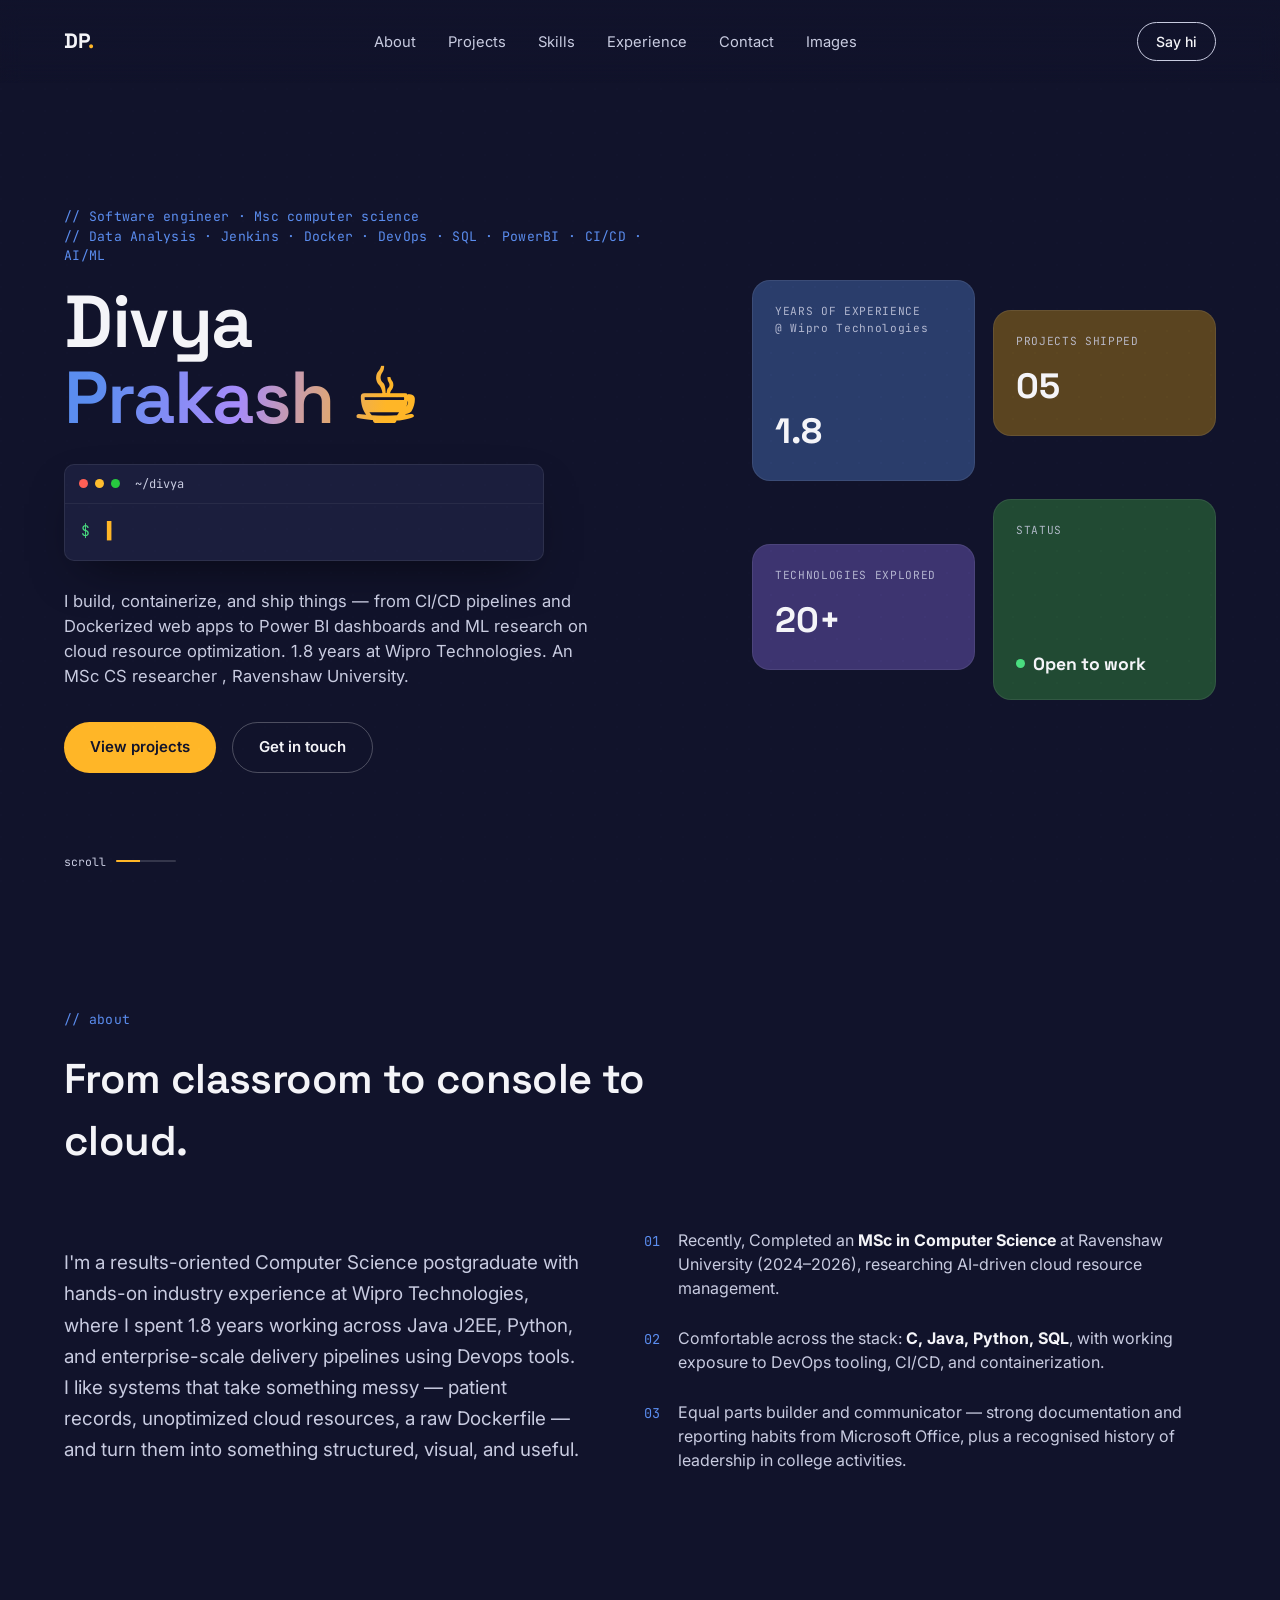
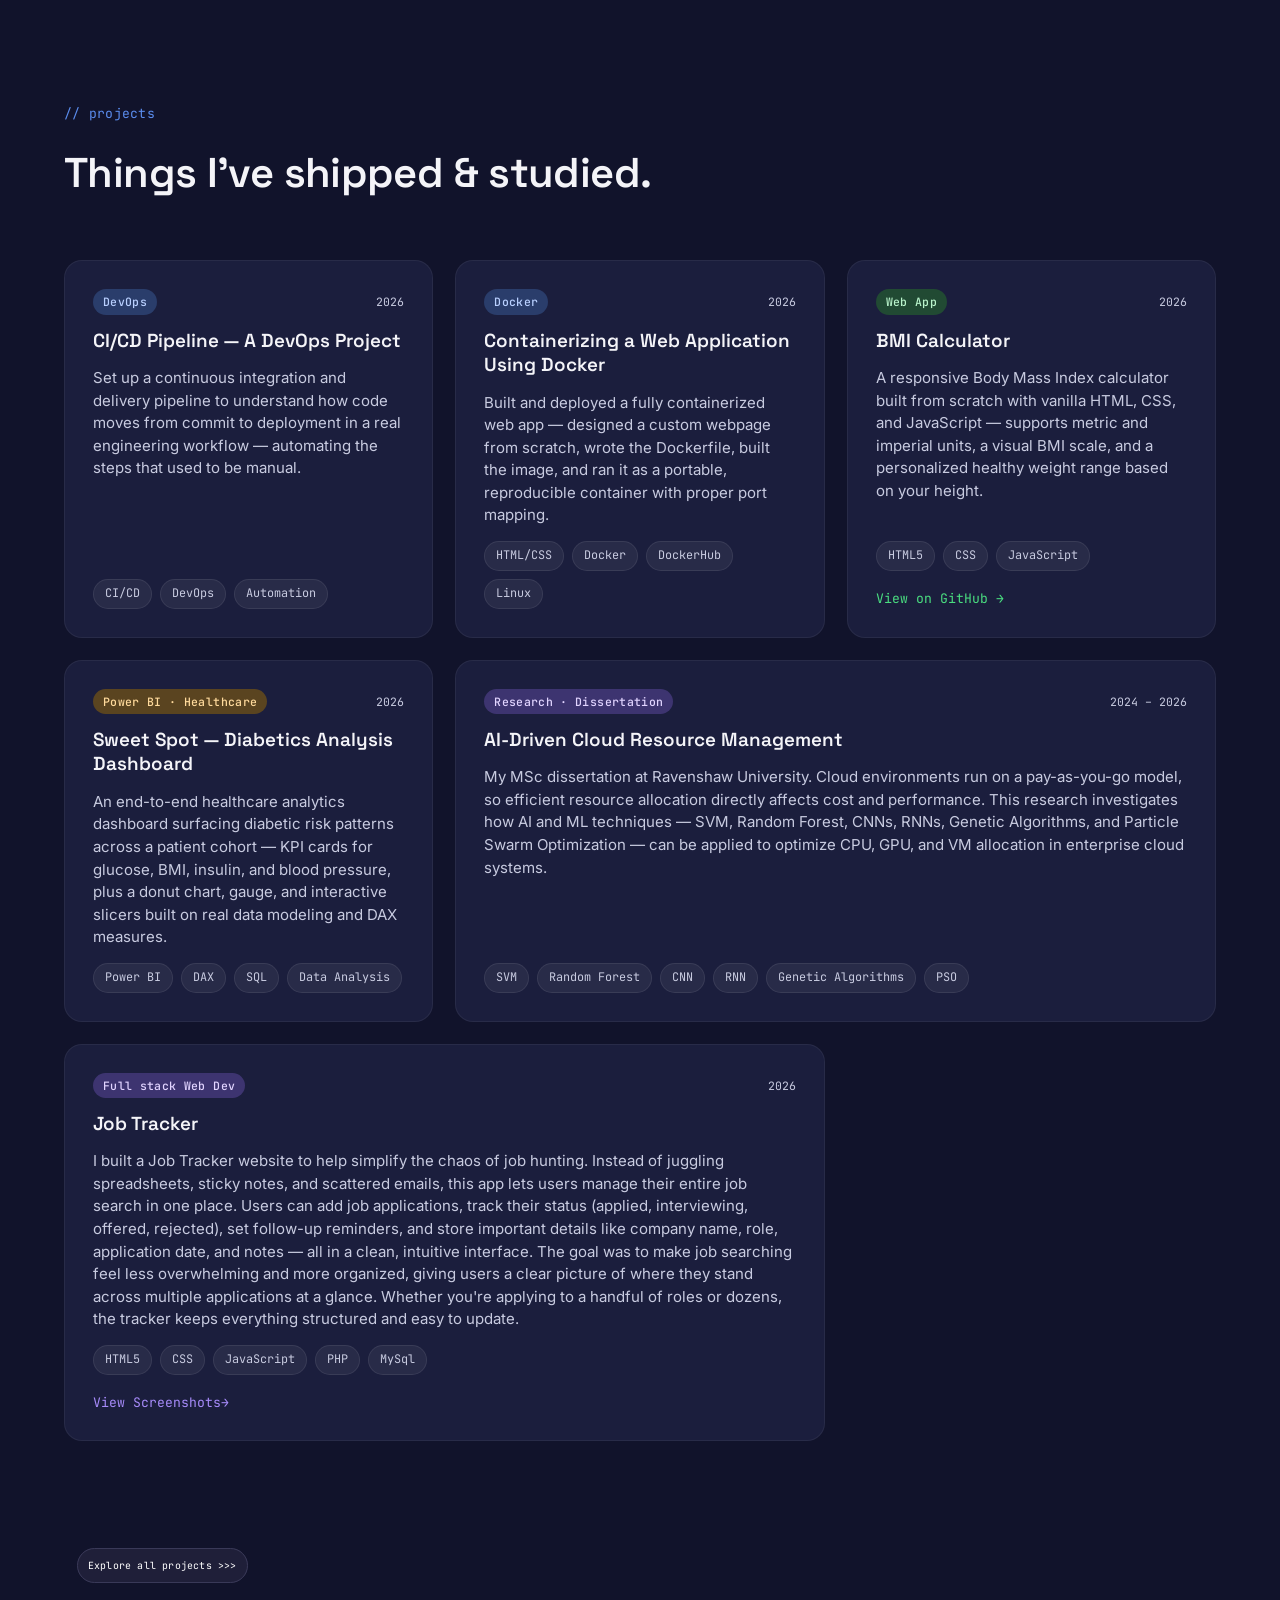
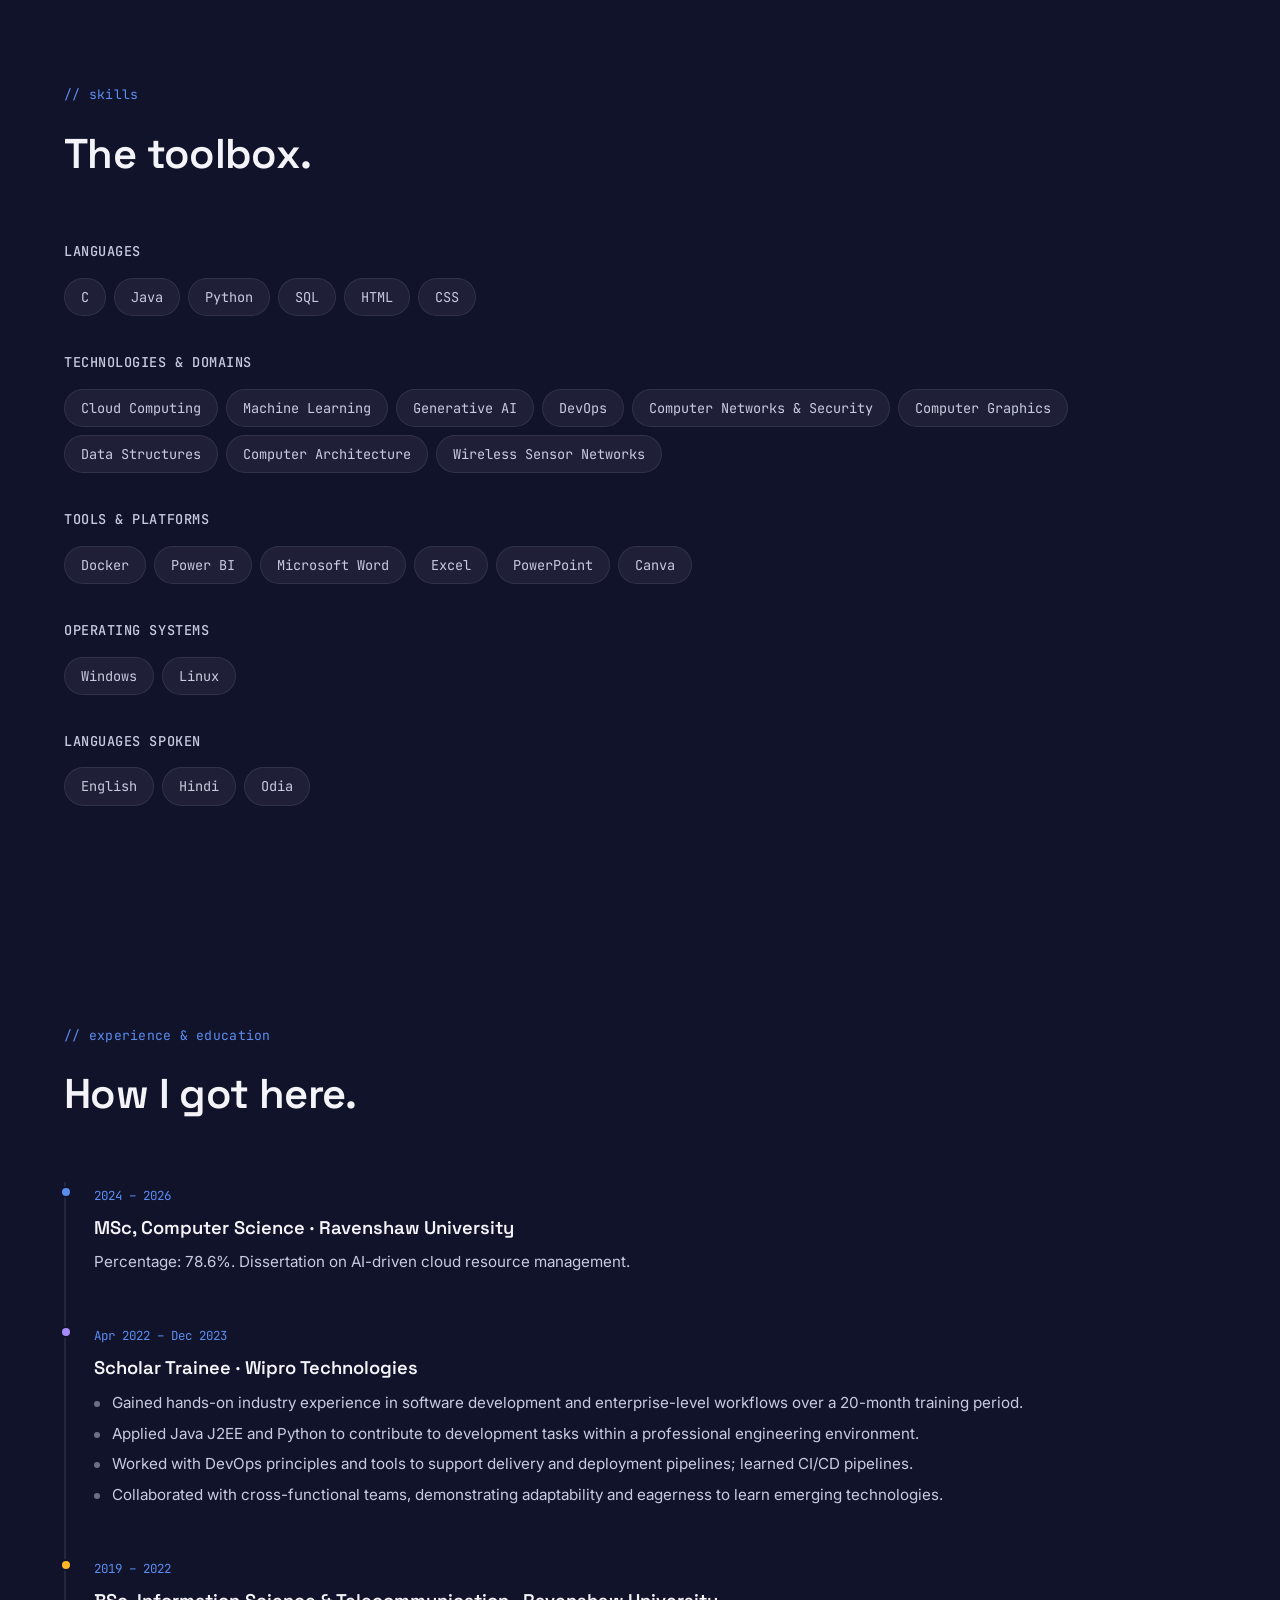
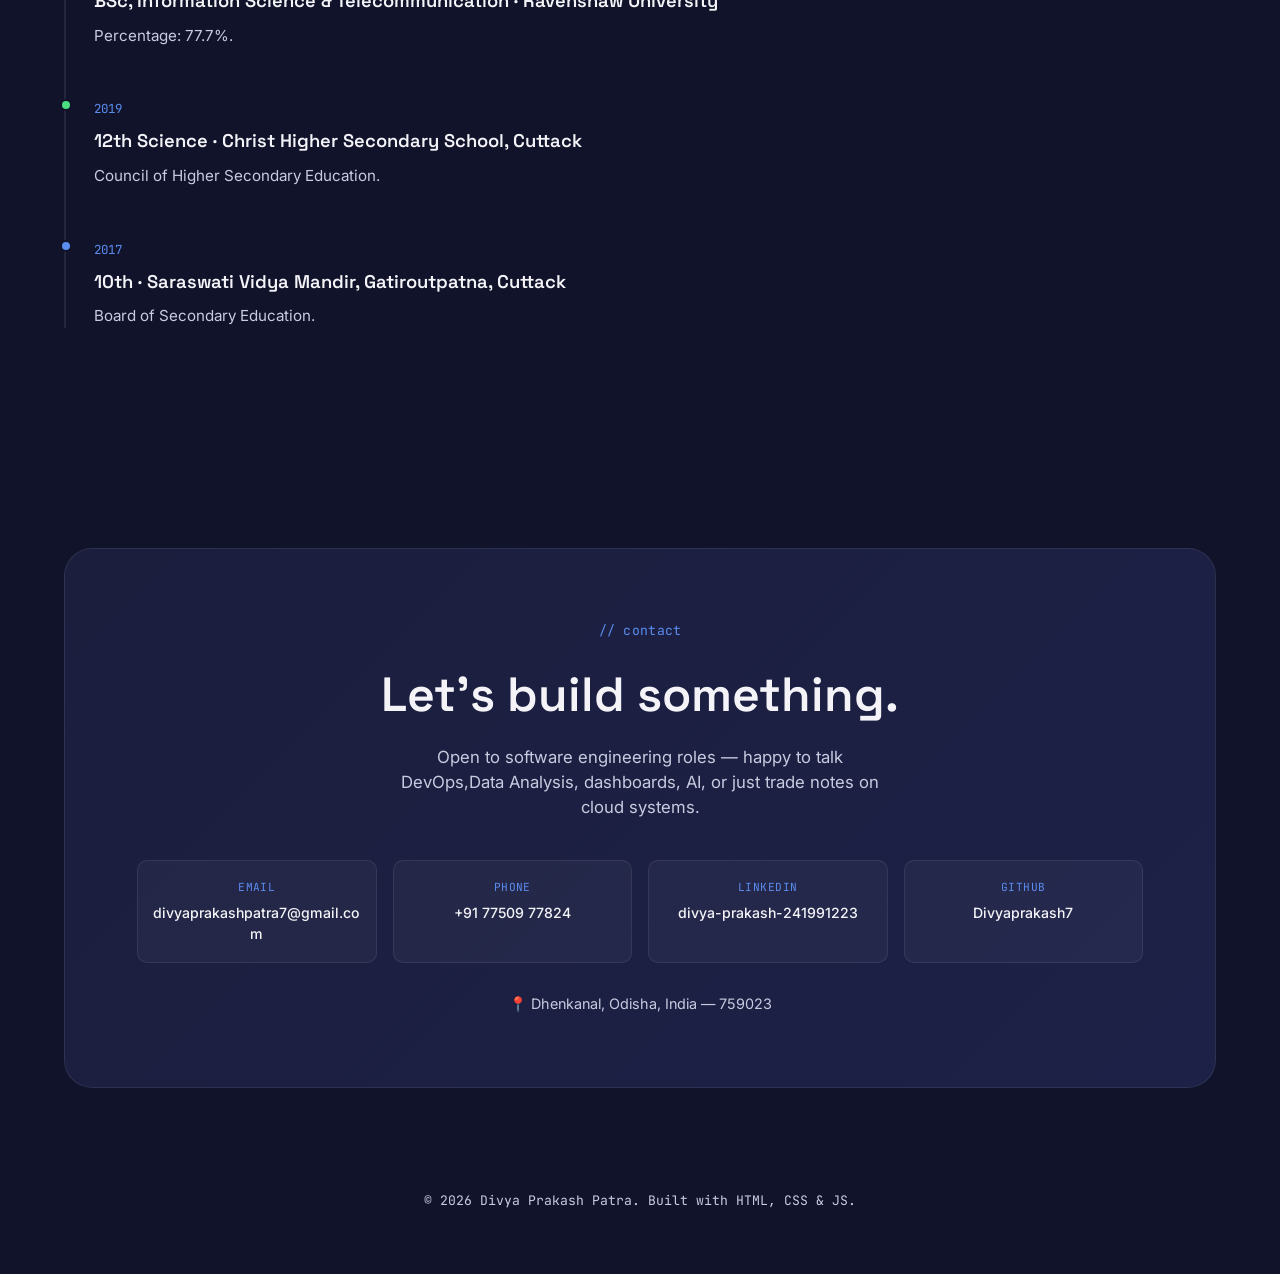
<file: index.html>
<!DOCTYPE html>
<html lang="en">
<head>
<meta charset="UTF-8">
<meta name="viewport" content="width=device-width, initial-scale=1.0">
<title>Divya Prakash Patra — Software Engineer</title>
<meta name="description" content="Portfolio of Divya Prakash Patra — Software Engineer, MSc Computer Science, building DevOps pipelines, dashboards, and AI-driven cloud research.">
<link rel="preconnect" href="https://fonts.googleapis.com">
<link rel="preconnect" href="https://fonts.gstatic.com" crossorigin>
<link href="https://fonts.googleapis.com/css2?family=Space+Grotesk:wght@500;600;700&family=Inter:wght@400;500;600;700&family=JetBrains+Mono:wght@400;500;600&display=swap" rel="stylesheet">
<link rel="stylesheet" href="style.css">
</head>
<body>

<div class="noise"></div>

<header class="nav">
  <a href="#top" class="nav__brand">DP<span class="dot">.</span></a>
  <nav class="nav__links">
    <a href="#about">About</a>
    <a href="#projects">Projects</a>
    <a href="#skills">Skills</a>
    <a href="#experience">Experience</a>
    <a href="#contact">Contact</a>
    <a href="image.html">Images</a>

  </nav>
  <a href="#contact" class="nav__cta">Say hi</a>
  <button class="nav__burger" id="burger" aria-label="Toggle menu" aria-expanded="false">
    <span></span><span></span><span></span>
  </button>
</header>

<div class="mobile-menu" id="mobileMenu">
  <button type="button" class="mobile-menu__close" id="mobileMenuClose" aria-label="Close menu">×</button>
  <a href="#about">About</a>
  <a href="#projects">Projects</a>
  <a href="#skills">Skills</a>
  <a href="#experience">Experience</a>
  <a href="#contact">Contact</a>
  <a href="image.html">Images</a>

</div>

<main id="top">

  <!-- HERO -->
  <section class="hero">
    <div class="hero__grid">
      <div class="hero__copy">
        <p class="eyebrow">// Software engineer · Msc computer science 
          <br>// Data Analysis · Jenkins · Docker · DevOps · SQL  · PowerBI · CI/CD ·   AI/ML </p>
        <h1 class="hero__title">
          Divya<br>
          <span class="accent-sweep">Prakash ☕︎</span>
        </h1>
        <div class="terminal" id="terminal" aria-hidden="true">
          <div class="terminal__bar">
            <span class="dotr"></span><span class="dotr"></span><span class="dotr"></span>
            <span class="terminal__label">~/divya</span>
          </div>
          <div class="terminal__body">
            <span class="prompt">$</span> <span id="typed"></span><span class="cursor">▌</span>
          </div>
        </div>
        <p class="hero__sub">
          I build, containerize, and ship things — from CI/CD pipelines and Dockerized
          web apps to Power BI dashboards and ML research on cloud resource optimization.
          1.8 years at Wipro Technologies. An MSc CS researcher , Ravenshaw University.
        </p>
        <div class="hero__actions">
          <a href="#projects" class="btn btn--primary">View projects</a>
          <a href="#contact" class="btn btn--ghost">Get in touch</a>
        </div>
      </div>

      <div class="hero__panel" aria-hidden="true">
        <div class="kpi-card kpi-card--1">
          <span class="kpi-card__label">YEARS OF EXPERIENCE<br>@ Wipro Technologies</span>
          <span class="kpi-card__value">1.8</span>
        </div>
        <div class="kpi-card kpi-card--2">
          <span class="kpi-card__label">PROJECTS SHIPPED</span>
          <span class="kpi-card__value">05</span>
        </div>
        <div class="kpi-card kpi-card--3">
          <span class="kpi-card__label">TECHNOLOGIES EXPLORED</span>
          <span class="kpi-card__value">20+</span>
        </div>
        <div class="kpi-card kpi-card--4">
          <span class="kpi-card__label">STATUS</span>
          <span class="kpi-card__value kpi-card__value--status">
            <span class="pulse-dot"></span>Open to work
          </span>
        </div>
      </div>
    </div>
    <div class="scroll-cue" aria-hidden="true">
      <span>scroll</span>
      <div class="scroll-line"><div class="scroll-line__fill"></div></div>
    </div>
  </section>

  <!-- ABOUT -->
  <section class="about" id="about">
    <div class="section-head">
      <p class="eyebrow">// about</p>
      <h2>From classroom to console to cloud.</h2>
    </div>
    <div class="about__grid">
      <p class="about__lead">
        I'm a results-oriented Computer Science postgraduate with hands-on industry
        experience at Wipro Technologies, where I spent 1.8 years working across
        Java J2EE, Python, and enterprise-scale delivery pipelines using Devops tools. I like systems
        that take something messy — patient records, unoptimized cloud resources,
        a raw Dockerfile — and turn them into something structured, visual, and useful.
      </p>
      <div class="about__facts">
        <div class="fact">
          <span class="fact__num">01</span>
          <p>Recently, Completed an <strong>MSc in Computer Science</strong> at Ravenshaw
            University (2024–2026), researching AI-driven cloud resource management.</p>
        </div>
        <div class="fact">
          <span class="fact__num">02</span>
          <p>Comfortable across the stack: <strong>C, Java, Python, SQL</strong>, with
            working exposure to DevOps tooling, CI/CD, and containerization.</p>
        </div>
        <div class="fact">
          <span class="fact__num">03</span>
          <p>Equal parts builder and communicator — strong documentation and reporting
            habits from Microsoft Office, plus a recognised history of leadership in
            college activities.</p>
        </div>
      </div>
    </div>
  </section>

  <!-- PROJECTS -->
  <section class="projects" id="projects">
    <div class="section-head">
      <p class="eyebrow">// projects</p>
      <h2>Things I've shipped &amp; studied.</h2>
    </div>

    <div class="project-grid">

      <article class="project-card project-card--blue">
        <div class="project-card__top">
          <span class="project-card__tag">DevOps</span>
          <span class="project-card__date">2026</span>
        </div>
        <h3>CI/CD Pipeline — A DevOps Project</h3>
        <p>Set up a continuous integration and delivery pipeline to understand how code
          moves from commit to deployment in a real engineering workflow — automating
          the steps that used to be manual.</p>
        <div class="chip-row">
          <span class="chip">CI/CD</span><span class="chip">DevOps</span><span class="chip">Automation</span>
        </div>
      </article>

      <article class="project-card project-card--blue">
        <div class="project-card__top">
          <span class="project-card__tag">Docker</span>
          <span class="project-card__date">2026</span>
        </div>
        <h3>Containerizing a Web Application Using Docker</h3>
        <p>Built and deployed a fully containerized web app — designed a custom
          webpage from scratch, wrote the Dockerfile, built the image, and ran it as
          a portable, reproducible container with proper port mapping.</p>
        <div class="chip-row">
          <span class="chip">HTML/CSS</span><span class="chip">Docker</span><span class="chip">DockerHub</span><span class="chip">Linux</span>
        </div>
      </article>
     <article class="project-card project-card--green">
        <div class="project-card__top">
          <span class="project-card__tag">Web App</span>
          <span class="project-card__date">2026</span>
        </div>
        <h3>BMI Calculator</h3>
        <p>A responsive Body Mass Index calculator built from scratch with vanilla
          HTML, CSS, and JavaScript — supports metric and imperial units, a visual
          BMI scale, and a personalized healthy weight range based on your height.</p>
        <div class="chip-row">
          <span class="chip">HTML5</span><span class="chip">CSS</span><span class="chip">JavaScript</span>
        </div>
        <a href="https://github.com/Divyaprakash7/BMI" target="_blank" rel="noopener" class="project-card__link">
          View on GitHub →
        </a>
      </article>

      <article class="project-card project-card--amber">
        <div class="project-card__top">
          <span class="project-card__tag">Power BI · Healthcare</span>
          <span class="project-card__date">2026</span>
        </div>
        <h3>Sweet Spot — Diabetics Analysis Dashboard</h3>
        <p>An end-to-end healthcare analytics dashboard surfacing diabetic risk
          patterns across a patient cohort — KPI cards for glucose, BMI, insulin,
          and blood pressure, plus a donut chart, gauge, and interactive slicers
          built on real data modeling and DAX measures.</p>
        <div class="chip-row">
          <span class="chip">Power BI</span><span class="chip">DAX</span><span class="chip">SQL</span><span class="chip">Data Analysis</span>
        </div>
      </article>

      <article class="project-card project-card--violet project-card--wide">
        <div class="project-card__top">
          <span class="project-card__tag">Research · Dissertation</span>
          <span class="project-card__date">2024 – 2026</span>
        </div>
        <h3>AI-Driven Cloud Resource Management</h3>
        <p>My MSc dissertation at Ravenshaw University. Cloud environments run on a
          pay-as-you-go model, so efficient resource allocation directly affects cost
          and performance. This research investigates how AI and ML techniques —
          SVM, Random Forest, CNNs, RNNs, Genetic Algorithms, and Particle Swarm
          Optimization — can be applied to optimize CPU, GPU, and VM allocation in
          enterprise cloud systems.</p>
        <div class="chip-row">
          <span class="chip">SVM</span><span class="chip">Random Forest</span><span class="chip">CNN</span><span class="chip">RNN</span><span class="chip">Genetic Algorithms</span><span class="chip">PSO</span>
        </div>
      </article>
      <article class="project-card project-card--violet project-card--wide">
        <div class="project-card__top">
          <span class="project-card__tag">Full stack Web Dev</span>
          <span class="project-card__date">2026</span>
        </div>
        <h3>Job Tracker</h3>
        <p>I built a Job Tracker website to help simplify the chaos of job hunting. Instead of juggling spreadsheets, sticky notes, and scattered emails, this app lets users manage their entire job search in one place. Users can add job applications, track their status (applied, interviewing, offered, rejected), set follow-up reminders, and store important details like company name, role, application date, and notes — all in a clean, intuitive interface.
The goal was to make job searching feel less overwhelming and more organized, giving users a clear picture of where they stand across multiple applications at a glance. Whether you're applying to a handful of roles or dozens, the tracker keeps everything structured and easy to update.</p>
        <div class="chip-row">
          <span class="chip">HTML5</span><span class="chip">CSS</span><span class="chip">JavaScript</span><span class="chip">PHP</span><span class="chip">MySql</span>
        </div>
        <a href="https://drive.google.com/drive/folders/1YmtsmOngO8mLQtSDTlCXigdJEvgJDmL0?usp=sharing" target="_blank" rel="noopener" class="project-card__link">
          View Screenshots→
        </a>
      </article>

 
    </div>

  </section>
      <a href="project.html" style= "padding:10px; border: 0.5px solid rgb(57, 57, 88); border-radius: 20px; margin: 6vw;font-family: var(--mono); font-size: 0.62rem; color: var(--blue);
  letter-spacing: 0.02em; background: rgb(31, 31, 57); color: white;"> Explore all projects >>></a>


  <!-- SKILLS -->
  <section class="skills" id="skills">
    <div class="section-head">
      <p class="eyebrow">// skills</p>
      <h2>The toolbox.</h2>
    </div>
    <div class="skills__grid">
      <div class="skill-block">
        <h3>Languages</h3>
        <div class="chip-row">
          <span class="chip chip--lg">C</span>
          <span class="chip chip--lg">Java</span>
          <span class="chip chip--lg">Python</span>
          <span class="chip chip--lg">SQL</span>
          <span class="chip chip--lg">HTML</span>
          <span class="chip chip--lg">CSS</span>
        </div>
      </div>
      <div class="skill-block">
        <h3>Technologies &amp; Domains</h3>
        <div class="chip-row">
          <span class="chip chip--lg">Cloud Computing</span>
          <span class="chip chip--lg">Machine Learning</span>
          <span class="chip chip--lg">Generative AI</span>
          <span class="chip chip--lg">DevOps</span>
          <span class="chip chip--lg">Computer Networks &amp; Security</span>
          <span class="chip chip--lg">Computer Graphics</span>
          <span class="chip chip--lg">Data Structures</span>
          <span class="chip chip--lg">Computer Architecture</span>
          <span class="chip chip--lg">Wireless Sensor Networks</span>
        </div>
      </div>
      <div class="skill-block">
        <h3>Tools &amp; Platforms</h3>
        <div class="chip-row">
          <span class="chip chip--lg">Docker</span>
          <span class="chip chip--lg">Power BI</span>
          <span class="chip chip--lg">Microsoft Word</span>
          <span class="chip chip--lg">Excel</span>
          <span class="chip chip--lg">PowerPoint</span>
          <span class="chip chip--lg">Canva</span>
        </div>
      </div>
      <div class="skill-block">
        <h3>Operating Systems</h3>
        <div class="chip-row">
          <span class="chip chip--lg">Windows</span>
          <span class="chip chip--lg">Linux</span>
        </div>
      </div>
      <div class="skill-block">
        <h3>Languages spoken</h3>
        <div class="chip-row">
          <span class="chip chip--lg">English</span>
          <span class="chip chip--lg">Hindi</span>
          <span class="chip chip--lg">Odia</span>
        </div>
      </div>
    </div>
  </section>

  <!-- EXPERIENCE / EDUCATION -->
  <section class="timeline" id="experience">
    <div class="section-head">
      <p class="eyebrow">// experience &amp; education</p>
      <h2>How I got here.</h2>
    </div>

    <div class="timeline__track">

      <div class="t-item">
        <div class="t-item__dot t-item__dot--blue"></div>
        <div class="t-item__content">
           <span class="t-item__date">2024 – 2026</span>
          <h3>MSc, Computer Science · Ravenshaw University</h3>
          <p>Percentage: 78.6%. Dissertation on AI-driven cloud resource management.</p>

        </div>
      </div>

      <div class="t-item">
        <div class="t-item__dot t-item__dot--violet"></div>
        <div class="t-item__content">
           <span class="t-item__date">Apr 2022 – Dec 2023</span>
          <h3>Scholar Trainee · Wipro Technologies</h3>
          <ul>
            <li>Gained hands-on industry experience in software development and enterprise-level workflows over a 20-month training period.</li>
            <li>Applied Java J2EE and Python to contribute to development tasks within a professional engineering environment.</li>
            <li>Worked with DevOps principles and tools to support delivery and deployment pipelines; learned CI/CD pipelines.</li>
            <li>Collaborated with cross-functional teams, demonstrating adaptability and eagerness to learn emerging technologies.</li>
          </ul>
        </div>
      </div>

      <div class="t-item">
        <div class="t-item__dot t-item__dot--amber"></div>
        <div class="t-item__content">
          <span class="t-item__date">2019 – 2022</span>
          <h3>BSc, Information Science &amp; Telecommunication · Ravenshaw University</h3>
          <p>Percentage: 77.7%.</p>
        </div>
      </div>

      <div class="t-item">
        <div class="t-item__dot t-item__dot--green"></div>
        <div class="t-item__content">
          <span class="t-item__date">2019</span>
          <h3>12th Science · Christ Higher Secondary School, Cuttack</h3>
          <p>Council of Higher Secondary Education.</p>
        </div>
      </div>

      <div class="t-item">
        <div class="t-item__dot t-item__dot--blue"></div>
        <div class="t-item__content">
          <span class="t-item__date">2017</span>
          <h3>10th · Saraswati Vidya Mandir, Gatiroutpatna, Cuttack</h3>
          <p>Board of Secondary Education.</p>
        </div>
      </div>

    </div>
  </section>

  <!-- CONTACT -->
  <section class="contact" id="contact">
    <div class="contact__card">
      <p class="eyebrow">// contact</p>
      <h2>Let's build something.</h2>
      <p class="contact__sub">Open to software engineering roles — happy to talk DevOps,Data Analysis,
        dashboards, AI, or just trade notes on cloud systems.</p>

      <div class="contact__grid">
        <a class="contact__item" href="mailto:divyaprakashpatra7@gmail.com">
          <span class="contact__label">Email</span>
          <span class="contact__value">divyaprakashpatra7@gmail.com</span>
        </a>
        <a class="contact__item" href="tel:+917750977824">
          <span class="contact__label">Phone</span>
          <span class="contact__value">+91 77509 77824</span>
        </a>
        <a class="contact__item" href="https://www.linkedin.com/in/divya-prakash-241991223/" target="_blank" rel="noopener">
          <span class="contact__label">LinkedIn</span>
          <span class="contact__value">divya-prakash-241991223</span>
        </a>
        <a class="contact__item" href="https://github.com/Divyaprakash7" target="_blank" rel="noopener">
          <span class="contact__label">GitHub</span>
          <span class="contact__value">Divyaprakash7</span>
        </a>
      </div>

      <p class="contact__location">📍 Dhenkanal, Odisha, India — 759023</p>
    </div>
  </section>

</main>

<footer class="footer">
  <p>© <span id="year"></span> Divya Prakash Patra. Built with HTML, CSS &amp; JS.</p>
</footer>

<script src="script.js"></script>
</body>
</html>
</file>
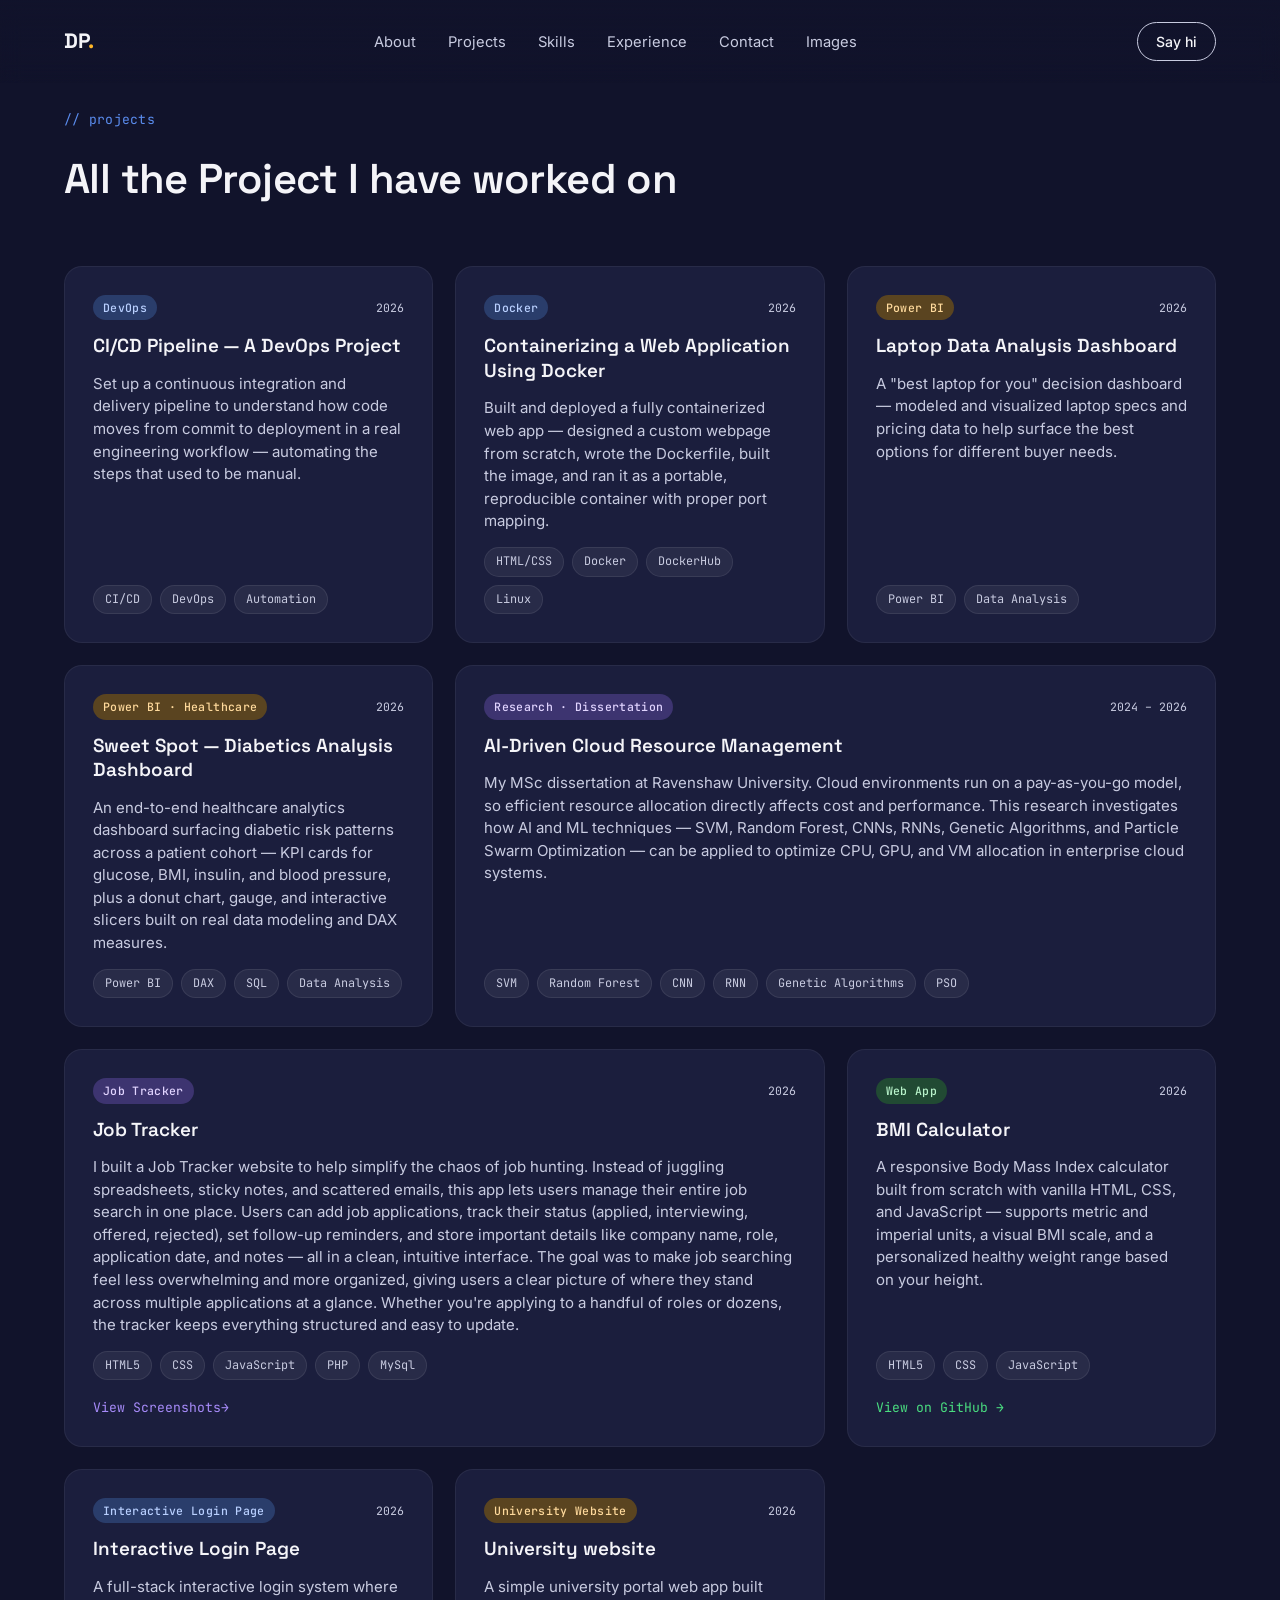
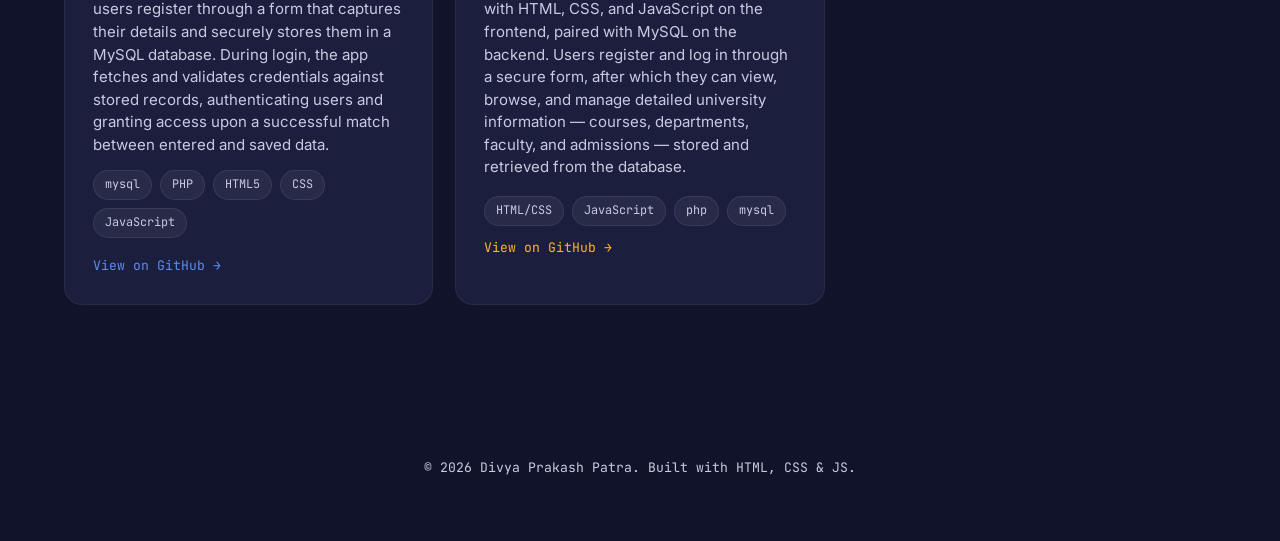
<file: project.html>
<!DOCTYPE html>
<html lang="en">
<head>
<meta charset="UTF-8">
<meta name="viewport" content="width=device-width, initial-scale=1.0">
<title>Divya Prakash Patra — Software Engineer</title>
<meta name="description" content="Portfolio of Divya Prakash Patra — Software Engineer, MSc Computer Science, building DevOps pipelines, dashboards, and AI-driven cloud research.">
<link rel="preconnect" href="https://fonts.googleapis.com">
<link rel="preconnect" href="https://fonts.gstatic.com" crossorigin>
<link href="https://fonts.googleapis.com/css2?family=Space+Grotesk:wght@500;600;700&family=Inter:wght@400;500;600;700&family=JetBrains+Mono:wght@400;500;600&display=swap" rel="stylesheet">
<link rel="stylesheet" href="style project.css">
</head>
<body>

<div class="noise"></div>

<header class="nav">
  <a href="#top" class="nav__brand">DP<span class="dot">.</span></a>
  <nav class="nav__links">
    <a href="index.html#about">About</a>
    <a href="index.html#project">Projects</a>
    <a href="index.html#skills">Skills</a>
    <a href="index.html#experience">Experience</a>
    <a href="index.html#contact">Contact</a>
    <a href="image.html">Images</a>
  </nav>
  <a href="#contact" class="nav__cta">Say hi</a>
  <button class="nav__burger" id="burger" aria-label="Toggle menu" aria-expanded="false">
    <span></span><span></span><span></span>
  </button>
</header>

<div class="mobile-menu" id="mobileMenu">
  <button type="button" class="mobile-menu__close" id="mobileMenuClose" aria-label="Close menu">×</button>
  <a href="index.html#about">About</a>
  <a href="image.html#project">Projects</a>
  <a href="index.html#skills">Skills</a>
  <a href="index.html#experience">Experience</a>
  <a href="index.html#contact">Contact</a>
  <a href="image.html">Images</a>
</div>

  <!-- PROJECTS -->
  <section class="projects" id="projects">
    <div class="section-head">
      <p class="eyebrow">// projects</p>
      <h2>All the Project I have worked on</h2>
    </div>

    <div class="project-grid">

      <article class="project-card project-card--blue">
        <div class="project-card__top">
          <span class="project-card__tag">DevOps</span>
          <span class="project-card__date">2026</span>
        </div>
        <h3>CI/CD Pipeline — A DevOps Project</h3>
        <p>Set up a continuous integration and delivery pipeline to understand how code
          moves from commit to deployment in a real engineering workflow — automating
          the steps that used to be manual.</p>
        <div class="chip-row">
          <span class="chip">CI/CD</span><span class="chip">DevOps</span><span class="chip">Automation</span>
        </div>
      </article>

      <article class="project-card project-card--blue">
        <div class="project-card__top">
          <span class="project-card__tag">Docker</span>
          <span class="project-card__date">2026</span>
        </div>
        <h3>Containerizing a Web Application Using Docker</h3>
        <p>Built and deployed a fully containerized web app — designed a custom
          webpage from scratch, wrote the Dockerfile, built the image, and ran it as
          a portable, reproducible container with proper port mapping.</p>
        <div class="chip-row">
          <span class="chip">HTML/CSS</span><span class="chip">Docker</span><span class="chip">DockerHub</span><span class="chip">Linux</span>
        </div>
      </article>

      <article class="project-card project-card--amber">
        <div class="project-card__top">
          <span class="project-card__tag">Power BI</span>
          <span class="project-card__date">2026</span>
        </div>
        <h3>Laptop Data Analysis Dashboard</h3>
        <p>A "best laptop for you" decision dashboard — modeled and visualized laptop
          specs and pricing data to help surface the best options for different
          buyer needs.</p>
        <div class="chip-row">
          <span class="chip">Power BI</span><span class="chip">Data Analysis</span>
        </div>
      </article>

      <article class="project-card project-card--amber">
        <div class="project-card__top">
          <span class="project-card__tag">Power BI · Healthcare</span>
          <span class="project-card__date">2026</span>
        </div>
        <h3>Sweet Spot — Diabetics Analysis Dashboard</h3>
        <p>An end-to-end healthcare analytics dashboard surfacing diabetic risk
          patterns across a patient cohort — KPI cards for glucose, BMI, insulin,
          and blood pressure, plus a donut chart, gauge, and interactive slicers
          built on real data modeling and DAX measures.</p>
        <div class="chip-row">
          <span class="chip">Power BI</span><span class="chip">DAX</span><span class="chip">SQL</span><span class="chip">Data Analysis</span>
        </div>
      </article>

      <article class="project-card project-card--violet project-card--wide">
        <div class="project-card__top">
          <span class="project-card__tag">Research · Dissertation</span>
          <span class="project-card__date">2024 – 2026</span>
        </div>
        <h3>AI-Driven Cloud Resource Management</h3>
        <p>My MSc dissertation at Ravenshaw University. Cloud environments run on a
          pay-as-you-go model, so efficient resource allocation directly affects cost
          and performance. This research investigates how AI and ML techniques —
          SVM, Random Forest, CNNs, RNNs, Genetic Algorithms, and Particle Swarm
          Optimization — can be applied to optimize CPU, GPU, and VM allocation in
          enterprise cloud systems.</p>
        <div class="chip-row">
          <span class="chip">SVM</span><span class="chip">Random Forest</span><span class="chip">CNN</span><span class="chip">RNN</span><span class="chip">Genetic Algorithms</span><span class="chip">PSO</span>
        </div>
      </article>
      </article>
          <article class="project-card project-card--violet project-card--wide">
        <div class="project-card__top">
          <span class="project-card__tag">Job Tracker</span>
          <span class="project-card__date">2026</span>
        </div>
        <h3>Job Tracker</h3>
        <p>I built a Job Tracker website to help simplify the chaos of job hunting. Instead of juggling spreadsheets, sticky notes, and scattered emails, this app lets users manage their entire job search in one place. Users can add job applications, track their status (applied, interviewing, offered, rejected), set follow-up reminders, and store important details like company name, role, application date, and notes — all in a clean, intuitive interface.
The goal was to make job searching feel less overwhelming and more organized, giving users a clear picture of where they stand across multiple applications at a glance. Whether you're applying to a handful of roles or dozens, the tracker keeps everything structured and easy to update.</p>
        <div class="chip-row">
          <span class="chip">HTML5</span><span class="chip">CSS</span><span class="chip">JavaScript</span><span class="chip">PHP</span><span class="chip">MySql</span>
        </div>
        <a href="https://drive.google.com/drive/folders/1YmtsmOngO8mLQtSDTlCXigdJEvgJDmL0?usp=sharing" target="_blank" rel="noopener" class="project-card__link">
          View Screenshots→
        </a>
      </article>

      <article class="project-card project-card--green">
        <div class="project-card__top">
          <span class="project-card__tag">Web App</span>
          <span class="project-card__date">2026</span>
        </div>
        <h3>BMI Calculator</h3>
        <p>A responsive Body Mass Index calculator built from scratch with vanilla
          HTML, CSS, and JavaScript — supports metric and imperial units, a visual
          BMI scale, and a personalized healthy weight range based on your height.</p>
        <div class="chip-row">
          <span class="chip">HTML5</span><span class="chip">CSS</span><span class="chip">JavaScript</span>
        </div>
        <a href="https://github.com/Divyaprakash7/BMI" target="_blank" rel="noopener" class="project-card__link">
          View on GitHub →
        </a>
      </article>
      <article class="project-card project-card--blue">
        <div class="project-card__top">
          <span class="project-card__tag">Interactive Login Page</span>
          <span class="project-card__date">2026</span>
        </div>
        <h3>Interactive Login Page</h3>
        <p>A full-stack interactive login system where users register through a form that captures their details and securely stores them in a MySQL database. During login, the app fetches and validates credentials against stored records, authenticating users and granting access upon a successful match between entered and saved data.</p>
        <div class="chip-row">
          <span class="chip">mysql</span><span class="chip">PHP</span><span class="chip">HTML5</span><span class="chip">CSS</span><span class="chip">JavaScript</span>
        </div>
        <a href="https://github.com/Divyaprakash7/Interactive-Login-Page" target="_blank" rel="noopener" class="project-card__link">
          View on GitHub →
        </a>
      </article>
      <article class="project-card project-card--amber">
        <div class="project-card__top">
          <span class="project-card__tag">University Website</span>
          <span class="project-card__date">2026</span>
        </div>
        <h3>University website</h3>
        <p>A simple university portal web app built with HTML, CSS, and JavaScript on the frontend, paired with MySQL on the backend. Users register and log in through a secure form, after which they can view, browse, and manage detailed university information — courses, departments, faculty, and admissions — stored and retrieved from the database.</p>
        <div class="chip-row">
          <span class="chip">HTML/CSS</span><span class="chip">JavaScript</span><span class="chip">php</span><span class="chip">mysql</span>
          <a href="https://github.com/Divyaprakash7/Interactive-Login-Page" target="_blank" rel="noopener" class="project-card__link">  
          View on GitHub →     
        </div>
      </article>

    </div>
  </section>

<footer class="footer">
  <p>© <span id="year"></span> Divya Prakash Patra. Built with HTML, CSS &amp; JS.</p>
</footer>

<script src="script.js"></script>
</body>
</html>
</file>
<file: style.css>
/* ===========================================================
   DIVYA PRAKASH PATRA — PORTFOLIO
   Design tokens
=========================================================== */
:root {
  --ink:        #11132B;
  --ink-2:      #1B1E3D;
  --paper:      #F4F4F8;
  --paper-dim:  #C8CBE0;
  --blue:       #5B8DEF;
  --blue-soft:  #2A3D6B;
  --amber:      #FFB627;
  --amber-soft: #5A4420;
  --violet:     #A78BFA;
  --violet-soft:#3D3470;
  --green:      #4ADE80;
  --green-soft: #214A33;

  --display: "Space Grotesk", "Inter", sans-serif;
  --body: "Inter", sans-serif;
  --mono: "JetBrains Mono", monospace;

  --radius: 18px;
  --radius-sm: 10px;
  --ease: cubic-bezier(.16,.84,.44,1);
}

* { box-sizing: border-box; }
html { scroll-behavior: smooth; }

@media (prefers-reduced-motion: reduce) {
  html { scroll-behavior: auto; }
  *, *::before, *::after { animation-duration: 0.001ms !important; animation-iteration-count: 1 !important; transition-duration: 0.001ms !important; }
}

body {
  margin: 0;
  background: var(--ink);
  color: var(--paper);
  font-family: var(--body);
  line-height: 1.5;
  -webkit-font-smoothing: antialiased;
  overflow-x: hidden;
}

a { color: inherit; text-decoration: none; }
ul { margin: 0; padding: 0; list-style: none; }
h1,h2,h3 { font-family: var(--display); margin: 0; font-weight: 600; }

.noise {
  position: fixed; inset: 0; pointer-events: none; z-index: 1;
  background-image: radial-gradient(circle at 1px 1px, rgba(255,255,255,0.035) 1px, transparent 1px);
  background-size: 22px 22px;
  mix-blend-mode: overlay;
}

::selection { background: var(--amber); color: var(--ink); }

:focus-visible {
  outline: 2px solid var(--amber);
  outline-offset: 3px;
  border-radius: 4px;
}

/* ===========================================================
   NAV
=========================================================== */
.nav {
  position: fixed; top: 0; left: 0; right: 0; z-index: 50;
  display: flex; align-items: center; justify-content: space-between;
  padding: 22px 5vw;
  backdrop-filter: blur(10px);
  background: linear-gradient(to bottom, rgba(17,19,43,0.85), rgba(17,19,43,0));
}
.nav__brand {
  font-family: var(--display); font-weight: 700; font-size: 1.3rem; letter-spacing: -0.02em;
}
.nav__brand .dot { color: var(--amber); }
.nav__links { display: flex; gap: 32px; }
.nav__links a {
  font-size: 0.92rem; color: var(--paper-dim); transition: color .2s var(--ease);
  position: relative;
}
.nav__links a:hover { color: var(--paper); }
.nav__links a::after {
  content: ""; position: absolute; left: 0; bottom: -6px; height: 2px; width: 0;
  background: var(--amber); transition: width .25s var(--ease);
}
.nav__links a:hover::after { width: 100%; }

.nav__cta {
  border: 1.5px solid var(--paper-dim);
  padding: 8px 18px; border-radius: 999px; font-size: 0.88rem; font-weight: 500;
  transition: all .2s var(--ease);
}
.nav__cta:hover { background: var(--amber); color: var(--ink); border-color: var(--amber); }

.nav__burger {
  display: none; flex-direction: column; justify-content: center; gap: 5px;
  width: 36px; height: 36px; background: none; border: none; cursor: pointer; padding: 0;
}
.nav__burger span { width: 100%; height: 2px; background: var(--paper); border-radius: 2px; transition: all .25s var(--ease); }
.nav__burger[aria-expanded="true"] span:nth-child(1) { transform: translateY(7px) rotate(45deg); }
.nav__burger[aria-expanded="true"] span:nth-child(2) { opacity: 0; }
.nav__burger[aria-expanded="true"] span:nth-child(3) { transform: translateY(-7px) rotate(-45deg); }

.mobile-menu {
  display: none; flex-direction: column; position: fixed; top: 0; right: 0; height: 100vh; width: 72vw; max-width: 320px;
  background: var(--ink-2); z-index: 60; padding: 100px 32px 32px; gap: 26px;
  transform: translateX(100%); transition: transform .3s var(--ease);
}
.mobile-menu.open { transform: translateX(0); }
.mobile-menu a { font-family: var(--display); font-size: 1.3rem; font-weight: 500; }
.mobile-menu__close {
  position: absolute;
  top: 20px;
  right: 20px;
  width: 38px;
  height: 38px;
  border: none;
  background: transparent;
  color: var(--paper);
  font-size: 1.5rem;
  line-height: 1;
  cursor: pointer;
}

/* ===========================================================
   HERO
=========================================================== */
.hero {
  min-height: 100vh;
  display: flex; flex-direction: column; justify-content: center;
  padding: 140px 5vw 60px;
  position: relative;
}
.hero__grid {
  display: grid; grid-template-columns: 1.15fr 0.85fr; gap: 60px; align-items: center;
  max-width: 1280px; margin: 0 auto; width: 100%;
}
.eyebrow {
  font-family: var(--mono); font-size: 0.82rem; color: var(--blue);
  letter-spacing: 0.02em; margin: 0 0 18px;
}
.hero__title {
  font-size: clamp(2.6rem, 6vw, 4.6rem); line-height: 1.03; letter-spacing: -0.02em;
  margin-bottom: 28px;
}
.accent-sweep {
  background: linear-gradient(100deg, var(--blue) 10%, var(--violet) 50%, var(--amber) 90%);
  -webkit-background-clip: text; background-clip: text; color: transparent;
}

.terminal {
  background: var(--ink-2); border: 1px solid rgba(255,255,255,0.08);
  border-radius: var(--radius-sm); margin-bottom: 28px; max-width: 480px;
  box-shadow: 0 20px 50px -20px rgba(0,0,0,0.6);
}
.terminal__bar {
  display: flex; align-items: center; gap: 7px; padding: 10px 14px;
  border-bottom: 1px solid rgba(255,255,255,0.06);
}
.dotr { width: 9px; height: 9px; border-radius: 50%; background: #4b4f78; }
.dotr:nth-child(1) { background: #ff5f56; }
.dotr:nth-child(2) { background: #ffbd2e; }
.dotr:nth-child(3) { background: #27c93f; }
.terminal__label { margin-left: 8px; font-family: var(--mono); font-size: 0.75rem; color: var(--paper-dim); }
.terminal__body { padding: 16px 16px 18px; font-family: var(--mono); font-size: 0.92rem; min-height: 26px; }
.prompt { color: var(--green); margin-right: 8px; }
#typed { color: var(--paper); }
.cursor { color: var(--amber); animation: blink 1s step-end infinite; }
@keyframes blink { 50% { opacity: 0; } }

.hero__sub {
  color: var(--paper-dim); font-size: 1.04rem; max-width: 540px; margin-bottom: 34px;
}

.hero__actions { display: flex; gap: 16px; flex-wrap: wrap; }
.btn {
  padding: 13px 26px; border-radius: 999px; font-weight: 600; font-size: 0.94rem;
  transition: all .22s var(--ease); display: inline-flex; align-items: center; gap: 8px;
}
.btn--primary { background: var(--amber); color: var(--ink); }
.btn--primary:hover { transform: translateY(-2px); box-shadow: 0 12px 24px -8px rgba(255,182,39,0.4); }
.btn--ghost { border: 1.5px solid rgba(255,255,255,0.25); color: var(--paper); }
.btn--ghost:hover { border-color: var(--paper); background: rgba(255,255,255,0.05); }

/* hero panel - kpi cards */
.hero__panel {
  position: relative; height: 420px; display: grid; grid-template-columns: 1fr 1fr;
  grid-template-rows: 1fr 1fr; gap: 18px;
}
.kpi-card {
  border-radius: var(--radius); padding: 22px; display: flex; flex-direction: column; justify-content: space-between;
  border: 1px solid rgba(255,255,255,0.08);
  animation: float 7s ease-in-out infinite;
}
.kpi-card--1 { background: var(--blue-soft); animation-delay: 0s; }
.kpi-card--2 { background: var(--amber-soft); align-self: start; margin-top: 30px; animation-delay: 0.6s; }
.kpi-card--3 { background: var(--violet-soft); align-self: end; margin-bottom: 30px; animation-delay: 1.2s; }
.kpi-card--4 { background: var(--green-soft); animation-delay: 1.8s; }
@keyframes float { 0%,100% { transform: translateY(0); } 50% { transform: translateY(-10px); } }

.kpi-card__label {
  font-family: var(--mono); font-size: 0.7rem; letter-spacing: 0.06em; color: var(--paper-dim); opacity: 0.85;
}
.kpi-card__value { font-family: var(--display); font-size: 2.2rem; font-weight: 700; margin-top: 10px; }
.kpi-card__value--status { font-size: 1.1rem; display: flex; align-items: center; gap: 8px; }
.pulse-dot {
  width: 9px; height: 9px; border-radius: 50%; background: var(--green);
  box-shadow: 0 0 0 0 rgba(74,222,128,0.7);
  animation: pulse 1.8s infinite;
}
@keyframes pulse {
  0% { box-shadow: 0 0 0 0 rgba(74,222,128,0.6); }
  70% { box-shadow: 0 0 0 10px rgba(74,222,128,0); }
  100% { box-shadow: 0 0 0 0 rgba(74,222,128,0); }
}

.scroll-cue {
  position: absolute; bottom: 30px; left: 5vw; display: flex; align-items: center; gap: 10px;
  font-family: var(--mono); font-size: 0.72rem; color: var(--paper-dim);
}
.scroll-line { width: 60px; height: 2px; background: rgba(255,255,255,0.15); border-radius: 2px; overflow: hidden; }
.scroll-line__fill { width: 40%; height: 100%; background: var(--amber); animation: scrollFill 2s ease-in-out infinite; }
@keyframes scrollFill { 0%,100% { transform: translateX(-10%); } 50% { transform: translateX(150%); } }

/* ===========================================================
   SECTION SHARED
=========================================================== */
main section { padding: 110px 5vw; max-width: 1280px; margin: 0 auto; }
.section-head { margin-bottom: 56px; max-width: 640px; }
.section-head h2 { font-size: clamp(1.9rem, 3.4vw, 2.6rem); letter-spacing: -0.015em; }

/* ===========================================================
   ABOUT
=========================================================== */
.about__grid { display: grid; grid-template-columns: 1fr 1.1fr; gap: 60px; }
.about__lead { font-size: 1.18rem; color: var(--paper-dim); line-height: 1.65; }
.about__facts { display: flex; flex-direction: column; gap: 26px; }
.fact { display: flex; gap: 18px; }
.fact__num { font-family: var(--mono); color: var(--blue); font-size: 0.85rem; padding-top: 3px; flex-shrink: 0; }
.fact p { margin: 0; color: var(--paper-dim); }
.fact strong { color: var(--paper); }

/* ===========================================================
   PROJECTS
=========================================================== */
.project-grid {
  display: grid; grid-template-columns: repeat(3, 1fr); gap: 22px;
}
.project-card {
  background: var(--ink-2); border-radius: var(--radius); padding: 28px;
  border: 1px solid rgba(255,255,255,0.06);
  display: flex; flex-direction: column; gap: 14px;
  transition: transform .25s var(--ease), border-color .25s var(--ease);
}
.project-card:hover { transform: translateY(-6px); border-color: rgba(255,255,255,0.18); }
.project-card--wide { grid-column: span 2; }
.project-card__top { display: flex; justify-content: space-between; align-items: center; }
.project-card__tag {
  font-family: var(--mono); font-size: 0.72rem; letter-spacing: 0.03em;
  padding: 4px 10px; border-radius: 999px; font-weight: 500;
}
.project-card--blue .project-card__tag { background: var(--blue-soft); color: #B9D0FF; }
.project-card--amber .project-card__tag { background: var(--amber-soft); color: #FFDA9C; }
.project-card--violet .project-card__tag { background: var(--violet-soft); color: #E1D4FF; }
.project-card--green .project-card__tag { background: var(--green-soft); color: #B9F4CB; }
.project-card__date { font-family: var(--mono); font-size: 0.72rem; color: var(--paper-dim); }
.project-card h3 { font-size: 1.18rem; line-height: 1.3; }
.project-card p { color: var(--paper-dim); font-size: 0.94rem; margin: 0; flex-grow: 1; }
.project-card__link {
  font-family: var(--mono); font-size: 0.82rem; color: var(--green); margin-top: 4px;
  transition: gap .2s var(--ease);
}
.project-card--violet .project-card__link {
  font-family: var(--mono); font-size: 0.82rem; color: var(--violet); margin-top: 4px;
  transition: gap .2s var(--ease);
}
.project-card__link:hover { text-decoration: underline; }

.chip-row { display: flex; flex-wrap: wrap; gap: 8px; }
.chip {
  font-family: var(--mono); font-size: 0.74rem; padding: 5px 11px; border-radius: 999px;
  background: rgba(255,255,255,0.06); color: var(--paper-dim); border: 1px solid rgba(255,255,255,0.08);
}
.chip--lg { font-size: 0.85rem; padding: 8px 16px; }

/* ===========================================================
   SKILLS
=========================================================== */
.skills__grid { display: grid; gap: 36px; }
.skill-block h3 {
  font-family: var(--mono); font-size: 0.85rem; color: var(--paper-dim); font-weight: 500;
  text-transform: uppercase; letter-spacing: 0.04em; margin-bottom: 16px;
}

/* ===========================================================
   TIMELINE
=========================================================== */
.timeline__track { position: relative; padding-left: 28px; border-left: 2px solid rgba(255,255,255,0.08); }
.t-item { position: relative; padding-bottom: 48px; }
.t-item:last-child { padding-bottom: 0; }
.t-item__dot {
  position: absolute; left: -34px; top: 4px; width: 12px; height: 12px; border-radius: 50%;
  border: 2px solid var(--ink);
}
.t-item__dot--blue { background: var(--blue); }
.t-item__dot--violet { background: var(--violet); }
.t-item__dot--amber { background: var(--amber); }
.t-item__dot--green { background: var(--green); }
.t-item__date { font-family: var(--mono); font-size: 0.78rem; color: var(--blue); }
.t-item__content h3 { font-size: 1.15rem; margin: 8px 0 10px; }
.t-item__content p { color: var(--paper-dim); margin: 0; font-size: 0.95rem; }
.t-item__content ul { display: flex; flex-direction: column; gap: 8px; }
.t-item__content li {
  color: var(--paper-dim); font-size: 0.95rem; padding-left: 18px; position: relative;
}
.t-item__content li::before {
  content: ""; position: absolute; left: 0; top: 9px; width: 6px; height: 6px; border-radius: 50%;
  background: var(--paper-dim); opacity: 0.5;
}

/* ===========================================================
   CONTACT
=========================================================== */
.contact { padding-bottom: 60px; }
.contact__card {
  background: linear-gradient(135deg, var(--ink-2), #1d2147);
  border-radius: 28px; padding: clamp(36px, 6vw, 72px);
  border: 1px solid rgba(255,255,255,0.08);
  text-align: center;
}
.contact h2 { font-size: clamp(2rem, 4vw, 3rem); margin: 10px 0 14px; }
.contact__sub { color: var(--paper-dim); max-width: 480px; margin: 0 auto 40px; font-size: 1.05rem; }
.contact__grid {
  display: grid; grid-template-columns: repeat(4, 1fr); gap: 16px; margin-bottom: 30px;
}
.contact__item {
  background: rgba(255,255,255,0.04); border: 1px solid rgba(255,255,255,0.08);
  border-radius: var(--radius-sm); padding: 18px 14px; display: flex; flex-direction: column; gap: 6px;
  transition: all .2s var(--ease);
}
.contact__item:hover { background: rgba(255,255,255,0.08); transform: translateY(-3px); }
.contact__label { font-family: var(--mono); font-size: 0.7rem; color: var(--blue); text-transform: uppercase; letter-spacing: 0.04em; }
.contact__value { font-size: 0.88rem; font-weight: 500; word-break: break-word; }
.contact__location { color: var(--paper-dim); font-size: 0.9rem; margin: 0; }

/* ===========================================================
   FOOTER
=========================================================== */
.footer { text-align: center; padding: 30px 5vw 50px; color: var(--paper-dim); font-size: 0.82rem; font-family: var(--mono); }

/* ===========================================================
   RESPONSIVE
=========================================================== */
@media (max-width: 980px) {
  .nav__links, .nav__cta { display: none; }
  .nav__burger { display: flex; }
  .mobile-menu { display: flex; }

  .hero__grid { grid-template-columns: 1fr; }
  .hero__panel { height: 320px; margin-top: 20px; }
  .about__grid { grid-template-columns: 1fr; gap: 36px; }
  .project-grid { grid-template-columns: repeat(2, 1fr); }
  .project-card--wide { grid-column: span 2; }
  .contact__grid { grid-template-columns: repeat(2, 1fr); }
}

@media (max-width: 640px) {
  main section { padding: 80px 6vw; }
  .hero { padding: 120px 6vw 50px; }
  .project-grid { grid-template-columns: 1fr; }
  .project-card--wide { grid-column: span 1; }
  .contact__grid { grid-template-columns: 1fr 1fr; }
  .kpi-card__value { font-size: 1.7rem; }
}
</file>
<file: style project.css>
:root {
  --ink: #11132B;
  --ink-2: #1B1E3D;
  --paper: #F4F4F8;
  --paper-dim: #C8CBE0;
  --blue: #5B8DEF;
  --blue-soft: #2A3D6B;
  --amber: #FFB627;
  --amber-soft: #5A4420;
  --violet: #A78BFA;
  --violet-soft: #3D3470;
  --green: #4ADE80;
  --green-soft: #214A33;

  --display: "Space Grotesk", "Inter", sans-serif;
  --body: "Inter", sans-serif;
  --mono: "JetBrains Mono", monospace;

  --radius: 18px;
  --radius-sm: 10px;
  --ease: cubic-bezier(.16,.84,.44,1);
}

* {
  box-sizing: border-box;
}

html {
  scroll-behavior: smooth;
}


body {
  margin: 0;
  font-family: var(--body);
  background: var(--ink);
  color: var(--paper);
  line-height: 1.5;
  -webkit-font-smoothing: antialiased;
  overflow-x: hidden;
}

a {
  color: inherit;
  text-decoration: none;
}

ul {
  margin: 0;
  padding: 0;
  list-style: none;
}

h1,
h2,
h3 {
  font-family: var(--display);
  margin: 0;
  font-weight: 600;
}

.nav {
  position: fixed;
  top: 0;
  left: 0;
  right: 0;
  z-index: 50;
  display: flex;
  align-items: center;
  justify-content: space-between;
  padding: 22px 5vw;
  backdrop-filter: blur(10px);
  background: linear-gradient(to bottom, rgba(17,19,43,0.85), rgba(17,19,43,0));
}

.nav__brand {
  font-family: var(--display);
  font-weight: 700;
  font-size: 1.3rem;
  letter-spacing: -0.02em;
}

.nav__brand .dot {
  color: var(--amber);
}

.nav__links {
  display: flex;
  gap: 32px;
}

.nav__links a {
  font-size: 0.92rem;
  color: var(--paper-dim);
  position: relative;
}

.nav__links a:hover {
  color: var(--paper);
}

.nav__links a::after {
  content: "";
  position: absolute;
  left: 0;
  bottom: -6px;
  height: 2px;
  width: 0;
  background: var(--amber);
  transition: width .25s var(--ease);
}

.nav__links a:hover::after {
  width: 100%;
}

.nav__cta {
  border: 1.5px solid var(--paper-dim);
  padding: 8px 18px;
  border-radius: 999px;
  font-size: 0.88rem;
  font-weight: 500;
  transition: all .2s var(--ease);
}

.nav__cta:hover {
  background: var(--amber);
  color: var(--ink);
  border-color: var(--amber);
}

.nav__burger {
  display: none;
  flex-direction: column;
  justify-content: center;
  gap: 5px;
  width: 36px;
  height: 36px;
  background: none;
  border: none;
  cursor: pointer;
  padding: 0;
}

.nav__burger span {
  width: 100%;
  height: 2px;
  background: var(--paper);
  border-radius: 2px;
  transition: all .25s var(--ease);
}

.nav__burger[aria-expanded="true"] span:nth-child(1) {
  transform: translateY(7px) rotate(45deg);
}

.nav__burger[aria-expanded="true"] span:nth-child(2) {
  opacity: 0;
}

.nav__burger[aria-expanded="true"] span:nth-child(3) {
  transform: translateY(-7px) rotate(-45deg);
}

.mobile-menu {
  display: none; flex-direction: column; position: fixed; top: 0; right: 0; height: 100vh; width: 72vw; max-width: 320px;
  background: var(--ink-2); z-index: 60; padding: 100px 32px 32px; gap: 26px;
  transform: translateX(100%); transition: transform .3s var(--ease);
}
.mobile-menu.open { transform: translateX(0); }

.mobile-menu__close {
  position: absolute;
  top: 20px;
  right: 20px;
  width: 38px;
  height: 38px;
  border: none;
  background: transparent;
  color: var(--paper);
  font-size: 1.5rem;
  line-height: 1;
  cursor: pointer;
}

.eyebrow {
    font-family: var(--mono);
    font-size: 0.82rem;
    color: var(--blue);
    letter-spacing: 0.02em;
    margin: 0px 0px 18px;
}

.projects {
  padding: 110px 5vw;
  max-width: 1280px;
  margin: 0 auto;
}

.section-head {
  margin-bottom: 56px;
  max-width: 640px;
}

.section-head h2 {
  font-size: clamp(1.9rem, 3.4vw, 2.6rem);
  letter-spacing: -0.015em;
}

.project-grid {
  display: grid;
  grid-template-columns: repeat(3, minmax(0, 1fr));
  gap: 22px;
}

.project-card {
  background: var(--ink-2);
  border-radius: var(--radius);
  padding: 28px;
  border: 1px solid rgba(255,255,255,0.06);
  display: flex;
  flex-direction: column;
  gap: 14px;
  transition: transform .25s var(--ease), border-color .25s var(--ease);
}

.project-card:hover {
  transform: translateY(-6px);
  border-color: rgba(255,255,255,0.18);
}

.project-card--wide {
  grid-column: span 2;
}

.project-card__top {
  display: flex;
  justify-content: space-between;
  align-items: center;
}

.project-card__tag {
  font-family: var(--mono);
  font-size: 0.72rem;
  letter-spacing: 0.03em;
  padding: 4px 10px;
  border-radius: 999px;
  font-weight: 500;
}

.project-card--blue .project-card__tag {
  background: var(--blue-soft);
  color: #B9D0FF;
}

.project-card--amber .project-card__tag {
  background: var(--amber-soft);
  color: #FFDA9C;
}

.project-card--violet .project-card__tag {
  background: var(--violet-soft);
  color: #E1D4FF;
}

.project-card--green .project-card__tag {
  background: var(--green-soft);
  color: #B9F4CB;
}

.project-card__date {
  font-family: var(--mono);
  font-size: 0.72rem;
  color: var(--paper-dim);
}

.project-card h3 {
  font-size: 1.18rem;
  line-height: 1.3;
}

.project-card p {
  color: var(--paper-dim);
  font-size: 0.94rem;
  margin: 0;
  flex-grow: 1;
}

.project-card__link {
  font-family: var(--mono);
  font-size: 0.82rem;
  color: var(--green);
  margin-top: 4px;
}
.project-card--violet .project-card__link {
  font-family: var(--mono); font-size: 0.82rem; color: var(--violet); margin-top: 4px;
  transition: gap .2s var(--ease);
}
.project-card--blue .project-card__link {
  font-family: var(--mono); font-size: 0.82rem; color: var(--blue); margin-top: 4px;
  transition: gap .2s var(--ease);
}
.project-card--amber .project-card__link {
  font-family: var(--mono); font-size: 0.82rem; color: var(--amber); margin-top: 4px;
  transition: gap .2s var(--ease);
}
.project-card__link:hover {
  text-decoration: underline;
}

.chip-row {
  display: flex;
  flex-wrap: wrap;
  gap: 8px;
}

.chip {
  font-family: var(--mono);
  font-size: 0.74rem;
  padding: 5px 11px;
  border-radius: 999px;
  background: rgba(255,255,255,0.06);
  color: var(--paper-dim);
  border: 1px solid rgba(255,255,255,0.08);
}

.chip--lg {
  font-size: 0.85rem;
  padding: 8px 16px;
}

.footer {
  text-align: center;
  padding: 30px 5vw 50px;
  color: var(--paper-dim);
  font-size: 0.82rem;
  font-family: var(--mono);
}

@media (max-width: 980px) {
  .nav__links,
  .nav__cta {
    display: none;
  }

  .nav__burger {
    display: flex;
  }

  .mobile-menu {
    display: flex;
  }

  .project-grid {
    grid-template-columns: repeat(2, minmax(0, 1fr));
  }
  .project-card--wide {
    grid-column: span 2;
  }
}

@media (max-width: 640px) {
  .projects {
    padding: 80px 6vw;
  }
  .project-grid {
    grid-template-columns: 1fr;
  }
  .project-card--wide {
    grid-column: span 1;
  }
}
</file>
